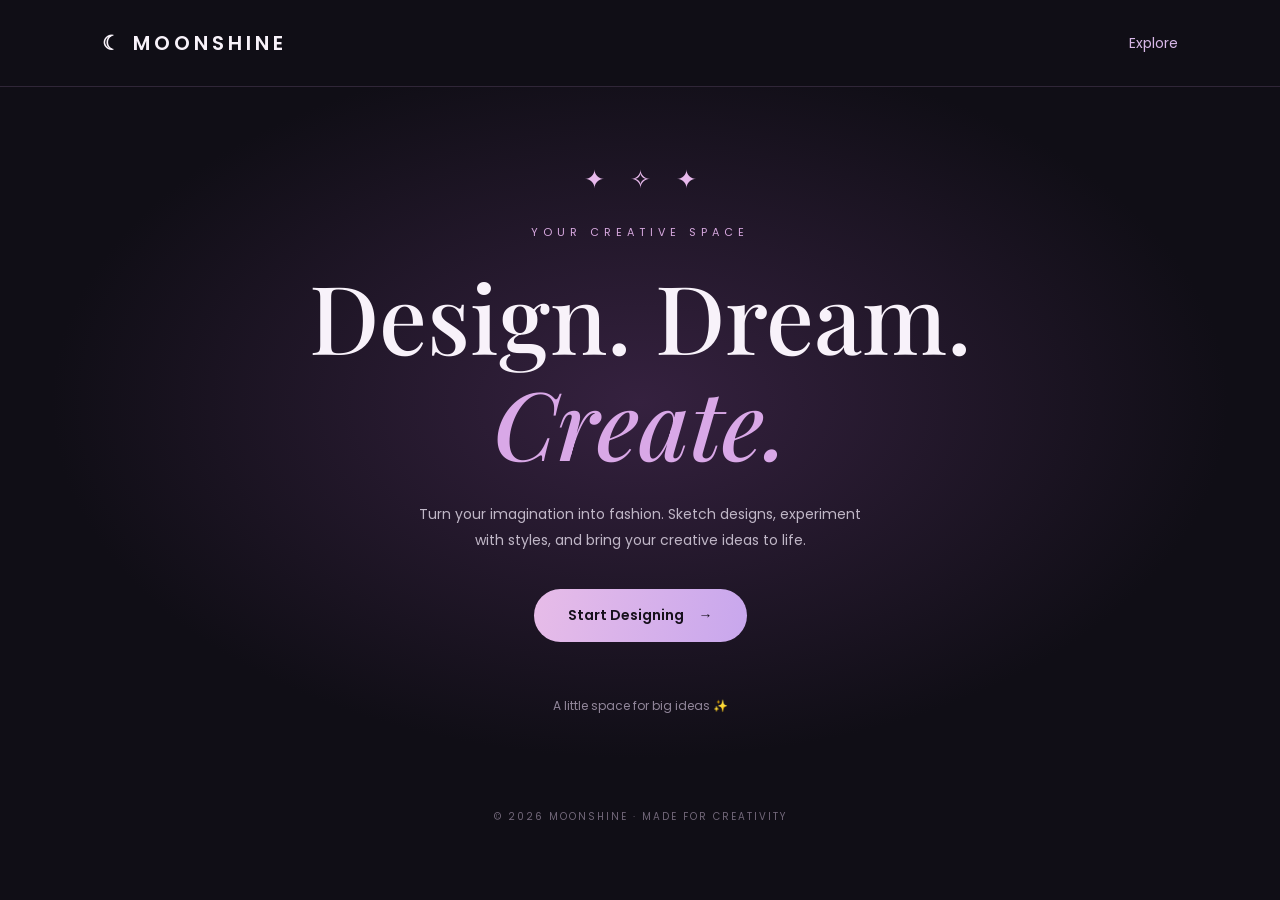
<file: index.html>
<!DOCTYPE html>
<html lang="en">
<head>
    <meta charset="UTF-8">
    <meta name="viewport" content="width=device-width, initial-scale=1.0">
    <title>Moonshine | Fashion Studio</title>

    <link rel="stylesheet" href="style.css">

    <link href="https://fonts.googleapis.com/css2?family=Playfair+Display:wght@500;600;700&family=Poppins:wght@300;400;500;600&display=swap" rel="stylesheet">
</head>

<body>

    <header class="navbar">
        <div class="logo">☾ MOONSHINE</div>
        <a href="home.html" class="nav-link">Explore</a>
    </header>

    <main class="welcome">
        <div class="stars">✦　✧　✦</div>

        <p class="small-heading">YOUR CREATIVE SPACE</p>

        <h1>Design. Dream.<br><span>Create.</span></h1>

        <p class="description">
            Turn your imagination into fashion.
            Sketch designs, experiment with styles,
            and bring your creative ideas to life.
        </p>

        <a href="home.html" class="start-btn">
            Start Designing <span>→</span>
        </a>

        <p class="bottom-text">A little space for big ideas ✨</p>
    </main>

    <footer>
        © 2026 MOONSHINE · MADE FOR CREATIVITY
    </footer>

</body>
</html>
</file>
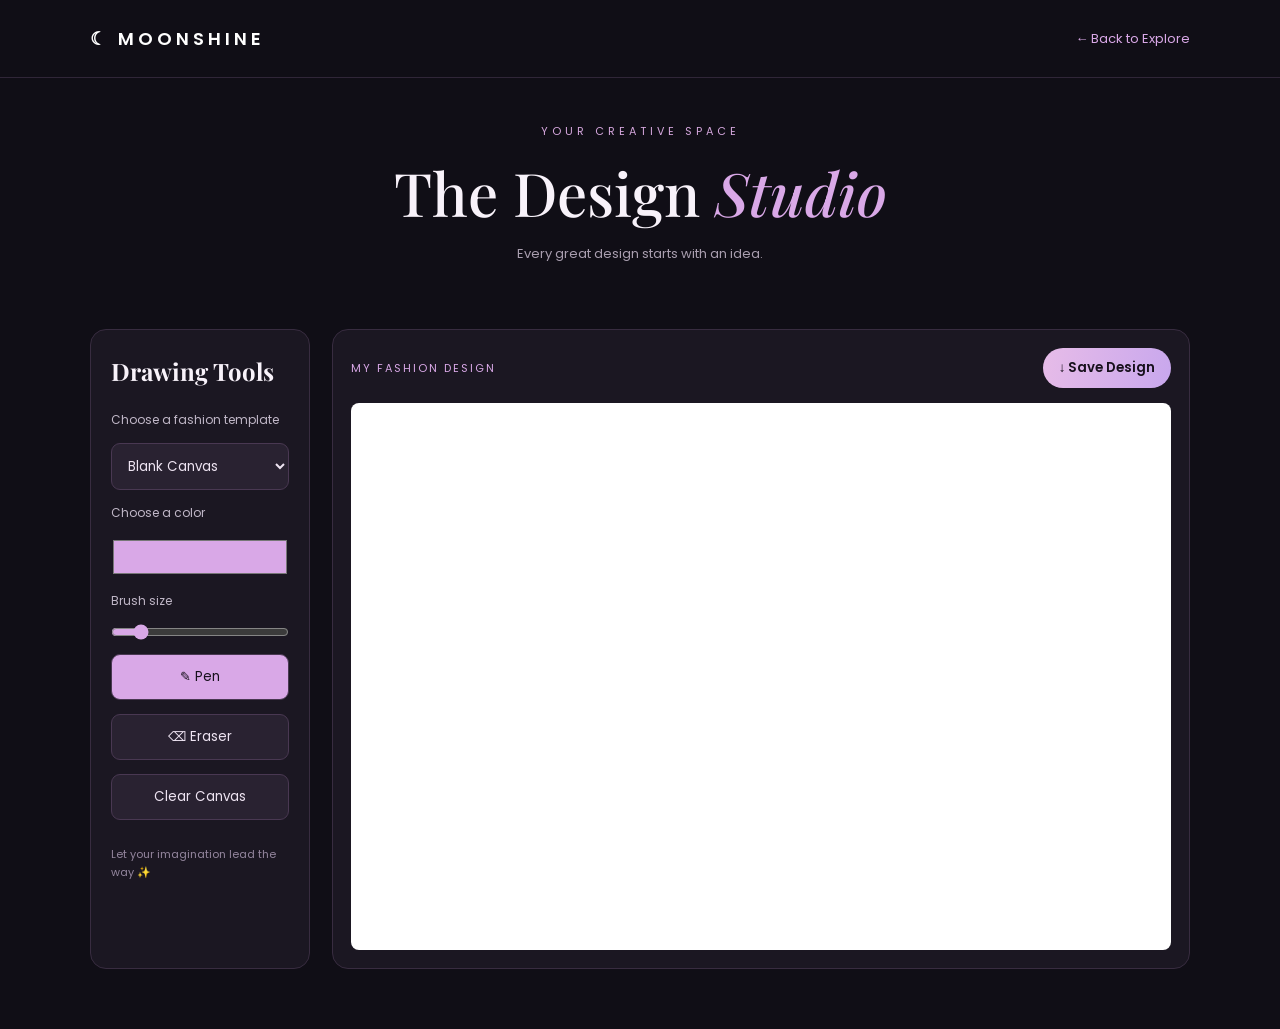
<file: design.html>
<!DOCTYPE html>
<html lang="en">
<head>
    <meta charset="UTF-8">
    <meta name="viewport" content="width=device-width, initial-scale=1.0">
    <title>Design Studio | Moonshine</title>
    <link rel="stylesheet" href="design.css">
    <link href="https://fonts.googleapis.com/css2?family=Playfair+Display:wght@500;600&family=Poppins:wght@300;400;500;600&display=swap" rel="stylesheet">
</head>

<body>

<header>
    <a href="home.html" class="logo">☾ MOONSHINE</a>
    <a href="home.html" class="back">← Back to Explore</a>
</header>

<main>
    <section class="heading">
        <p class="eyebrow">YOUR CREATIVE SPACE</p>
        <h1>The Design <span>Studio</span></h1>
        <p>Every great design starts with an idea.</p>
    </section>

    <section class="workspace">

        <div class="tools">
    <h2>Drawing Tools</h2>

    <label for="templateSelect">Choose a fashion template</label>

    <select id="templateSelect" class="tool-btn">
        <option value="blank">Blank Canvas</option>
        <option value="shirt">T-shirt</option>
        <option value="crop">Crop Top</option>
        <option value="tank">Tank Top</option>
        <option value="halter">Halter Top</option>
        <option value="offshoulder">Off-Shoulder Top</option>
        <option value="dress">Dress</option>
        <option value="pants">Pants</option>
        <option value="jacket">Jacket</option>
    </select>
            

            <label for="color">Choose a color</label>
            <input type="color" id="color" value="#d9a8e7">

            <label for="brushSize">Brush size</label>
            <input type="range" id="brushSize" min="1" max="30" value="5">

            <button id="penBtn" class="tool-btn active">✎ Pen</button>
            <button id="eraserBtn" class="tool-btn">⌫ Eraser</button>
            <button id="clearBtn" class="tool-btn">Clear Canvas</button>

            <p class="hint">Let your imagination lead the way ✨</p>
        </div>

        <div class="canvas-area">
            <div class="canvas-top">
                <span>MY FASHION DESIGN</span>
                <button id="saveBtn">↓ Save Design</button>
            </div>

            <canvas id="drawingCanvas" width="900" height="600"></canvas>
        </div>

    </section>
</main>

<script src="design.js"></script>
</body>
</html>
</file>
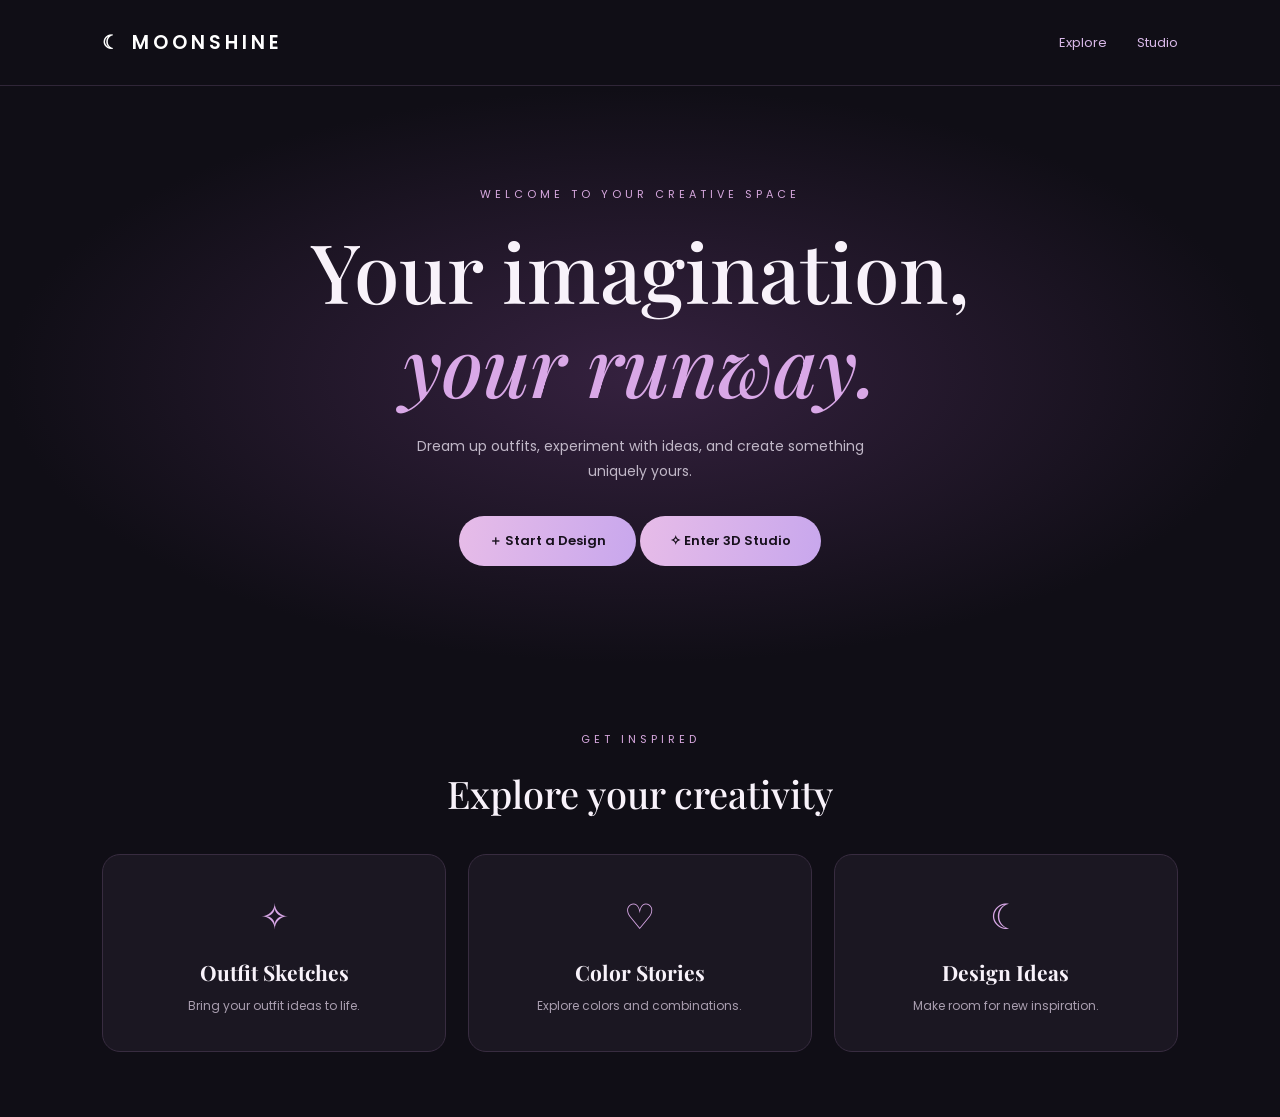
<file: home.html>
<!DOCTYPE html>
<html lang="en">
<head>
    <meta charset="UTF-8">
    <meta name="viewport" content="width=device-width, initial-scale=1.0">
    <title>Explore | Moonshine</title>
    <link rel="stylesheet" href="home.css">
    <link href="https://fonts.googleapis.com/css2?family=Playfair+Display:wght@500;600;700&family=Poppins:wght@300;400;500;600&display=swap" rel="stylesheet">
</head>

<body>
    <header>
        <a href="index.html" class="logo">☾ MOONSHINE</a>
        <nav>
            <a href="home.html">Explore</a>
            <a href="design.html">Studio</a>
        </nav>
    </header>

    <main>
        <section class="hero">
            <p class="eyebrow">WELCOME TO YOUR CREATIVE SPACE</p>
            <h1>Your imagination,<br><span>your runway.</span></h1>
            <p>Dream up outfits, experiment with ideas, and create something uniquely yours.</p>
            <a href="design.html" class="button">＋ Start a Design</a>
            <a href="3d-studio.html" class="button">✧ Enter 3D Studio</a>
        </section>

        <section class="ideas">
            <p class="eyebrow">GET INSPIRED</p>
            <h2>Explore your creativity</h2>

            <div class="idea-grid">
                <article class="idea-card">
                    <div class="symbol">✧</div>
                    <h3>Outfit Sketches</h3>
                    <p>Bring your outfit ideas to life.</p>
                </article>

                <article class="idea-card">
                    <div class="symbol">♡</div>
                    <h3>Color Stories</h3>
                    <p>Explore colors and combinations.</p>
                </article>

                <article class="idea-card">
                    <div class="symbol">☾</div>
                    <h3>Design Ideas</h3>
                    <p>Make room for new inspiration.</p>
                </article>
            </div>
        </section>
    </main>
</body>
</html>
</file>
<file: style.css>
* {
    margin: 0;
    padding: 0;
    box-sizing: border-box;
}

body {
    background: #100e16;
    color: #f8f2fa;
    font-family: 'Poppins', sans-serif;
    min-height: 100vh;
}

.navbar {
    display: flex;
    justify-content: space-between;
    align-items: center;
    padding: 28px 8%;
    border-bottom: 1px solid #302638;
}

.logo {
    font-size: 20px;
    letter-spacing: 4px;
    font-weight: 600;
}

.nav-link {
    color: #d8b8e8;
    text-decoration: none;
    font-size: 14px;
}

.welcome {
    min-height: 78vh;
    display: flex;
    flex-direction: column;
    align-items: center;
    justify-content: center;
    text-align: center;
    padding: 50px 20px;
    background:
        radial-gradient(ellipse at 50% 45%, #35213f 0%, #100e16 65%);
}

.stars {
    color: #e8b9ec;
    font-size: 25px;
    margin-bottom: 25px;
}

.small-heading {
    color: #d7a8df;
    letter-spacing: 5px;
    font-size: 11px;
    margin-bottom: 22px;
}

h1 {
    font-family: 'Playfair Display', serif;
    font-size: clamp(55px, 9vw, 95px);
    line-height: 1.12;
    font-weight: 500;
}

h1 span {
    color: #d9a8e7;
    font-style: italic;
}

.description {
    color: #c0b7c7;
    max-width: 470px;
    line-height: 1.9;
    margin: 25px 0 35px;
    font-size: 14px;
}

.start-btn {
    text-decoration: none;
    color: #17101c;
    background: linear-gradient(100deg, #e7bce8, #c8a7ed);
    padding: 16px 34px;
    border-radius: 40px;
    font-size: 14px;
    font-weight: 600;
    transition: 0.3s;
}

.start-btn:hover {
    transform: translateY(-4px);
    box-shadow: 0 8px 30px #c88de855;
}

.start-btn span {
    margin-left: 12px;
}

.bottom-text {
    color: #91869a;
    margin-top: 55px;
    font-size: 12px;
}

footer {
    text-align: center;
    padding: 20px;
    color: #716779;
    font-size: 10px;
    letter-spacing: 2px;
}

@media (max-width: 600px) {
    .navbar {
        padding: 22px 6%;
    }

    .logo {
        font-size: 16px;
    }

    .description {
        font-size: 13px;
    }
}
</file>
<file: design.css>
* {
    margin: 0;
    padding: 0;
    box-sizing: border-box;
}

body {
    background: #100e16;
    color: #f8f2fa;
    font-family: 'Poppins', sans-serif;
}

header {
    display: flex;
    justify-content: space-between;
    align-items: center;
    padding: 25px 7%;
    border-bottom: 1px solid #302638;
}

.logo {
    color: white;
    text-decoration: none;
    font-size: 18px;
    letter-spacing: 4px;
    font-weight: 600;
}

.back {
    color: #d9a8e7;
    text-decoration: none;
    font-size: 13px;
}

.heading {
    text-align: center;
    padding: 45px 20px;
}

.eyebrow {
    color: #d7a8df;
    letter-spacing: 4px;
    font-size: 11px;
    margin-bottom: 12px;
}

h1 {
    font-family: 'Playfair Display', serif;
    font-size: clamp(38px, 6vw, 60px);
    font-weight: 500;
}

h1 span {
    color: #d9a8e7;
    font-style: italic;
}

.heading > p:last-child {
    color: #a99eaf;
    font-size: 13px;
    margin-top: 12px;
}

.workspace {
    display: grid;
    grid-template-columns: 220px 1fr;
    gap: 22px;
    padding: 20px 7% 60px;
    max-width: 1500px;
    margin: auto;
}

.tools {
    background: #1b1722;
    border: 1px solid #382c40;
    border-radius: 16px;
    padding: 25px 20px;
    display: flex;
    flex-direction: column;
    gap: 14px;
}

.tools h2 {
    font-family: 'Playfair Display', serif;
    font-size: 24px;
    margin-bottom: 10px;
}

.tools label {
    color: #c0b7c7;
    font-size: 12px;
}

input[type="color"] {
    width: 100%;
    height: 42px;
    background: transparent;
    border: none;
    cursor: pointer;
}

input[type="range"] {
    width: 100%;
    accent-color: #d9a8e7;
}

.tool-btn {
    background: #292231;
    color: #eee4f2;
    border: 1px solid #493852;
    border-radius: 9px;
    padding: 12px;
    font-family: 'Poppins', sans-serif;
    cursor: pointer;
    transition: 0.2s;
}

.tool-btn:hover,
.tool-btn.active {
    background: #d9a8e7;
    color: #17101c;
}

.hint {
    color: #93859d;
    font-size: 11px;
    line-height: 1.6;
    margin-top: 12px;
}

.canvas-area {
    background: #1b1722;
    border: 1px solid #382c40;
    border-radius: 16px;
    padding: 18px;
    min-width: 0;
}

.canvas-top {
    display: flex;
    justify-content: space-between;
    align-items: center;
    gap: 12px;
    margin-bottom: 15px;
    font-size: 11px;
    letter-spacing: 2px;
    color: #d9a8e7;
}

#saveBtn {
    background: linear-gradient(100deg, #e7bce8, #c8a7ed);
    color: #17101c;
    border: none;
    border-radius: 30px;
    padding: 10px 16px;
    font-family: 'Poppins', sans-serif;
    font-weight: 600;
    cursor: pointer;
    letter-spacing: 0;
}

#drawingCanvas {
    display: block;
    width: 100%;
    height: auto;
    background: #fff;
    border-radius: 8px;
    cursor: crosshair;
    touch-action: none;
}

@media (max-width: 750px) {
    .workspace {
        grid-template-columns: 1fr;
        padding: 15px 5% 40px;
    }

    .tools {
        display: grid;
        grid-template-columns: repeat(2, 1fr);
    }

    .tools h2,
    .hint {
        grid-column: 1 / -1;
    }

    header {
        padding: 20px 5%;
    }

    .logo {
        font-size: 14px;
    }
}
</file>
<file: home.css>
* {
    margin: 0;
    padding: 0;
    box-sizing: border-box;
}

body {
    background: #100e16;
    color: #f8f2fa;
    font-family: 'Poppins', sans-serif;
}

header {
    display: flex;
    justify-content: space-between;
    align-items: center;
    padding: 28px 8%;
    border-bottom: 1px solid #302638;
}

.logo {
    color: white;
    text-decoration: none;
    font-size: 19px;
    letter-spacing: 4px;
    font-weight: 600;
}

nav {
    display: flex;
    gap: 30px;
}

nav a {
    color: #d8b8e8;
    text-decoration: none;
    font-size: 13px;
}

.hero {
    padding: 100px 20px;
    text-align: center;
    background: radial-gradient(ellipse at center, #35213f, #100e16 70%);
}

.eyebrow {
    color: #d7a8df;
    font-size: 11px;
    letter-spacing: 4px;
    margin-bottom: 20px;
}

h1 {
    font-family: 'Playfair Display', serif;
    font-size: clamp(48px, 8vw, 82px);
    font-weight: 500;
    line-height: 1.15;
}

h1 span {
    color: #d9a8e7;
    font-style: italic;
}

.hero > p:not(.eyebrow) {
    color: #c0b7c7;
    max-width: 500px;
    margin: 22px auto 32px;
    line-height: 1.8;
    font-size: 14px;
}

.button {
    display: inline-block;
    text-decoration: none;
    color: #17101c;
    background: linear-gradient(100deg, #e7bce8, #c8a7ed);
    padding: 15px 30px;
    border-radius: 40px;
    font-size: 13px;
    font-weight: 600;
    transition: 0.3s;
}

.button:hover {
    transform: translateY(-4px);
    box-shadow: 0 8px 25px #c88de855;
}

.ideas {
    padding: 65px 8%;
    text-align: center;
}

h2 {
    font-family: 'Playfair Display', serif;
    font-size: 38px;
    font-weight: 500;
    margin-bottom: 35px;
}

.idea-grid {
    display: grid;
    grid-template-columns: repeat(3, 1fr);
    gap: 22px;
}

.idea-card {
    background: #1b1722;
    border: 1px solid #382c40;
    border-radius: 18px;
    padding: 35px 20px;
    transition: 0.3s;
}

.idea-card:hover {
    transform: translateY(-6px);
    border-color: #bd91ce;
}

.symbol {
    color: #d9a8e7;
    font-size: 35px;
    margin-bottom: 15px;
}

.idea-card h3 {
    font-family: 'Playfair Display', serif;
    font-size: 21px;
    margin-bottom: 10px;
}

.idea-card p {
    color: #a99eaf;
    font-size: 12px;
    line-height: 1.7;
}

@media (max-width: 650px) {
    header {
        padding: 22px 6%;
    }

    .logo {
        font-size: 15px;
    }

    nav {
        gap: 15px;
    }

    .idea-grid {
        grid-template-columns: 1fr;
    }

    .hero {
        padding: 75px 20px;
    }
}
</file>
